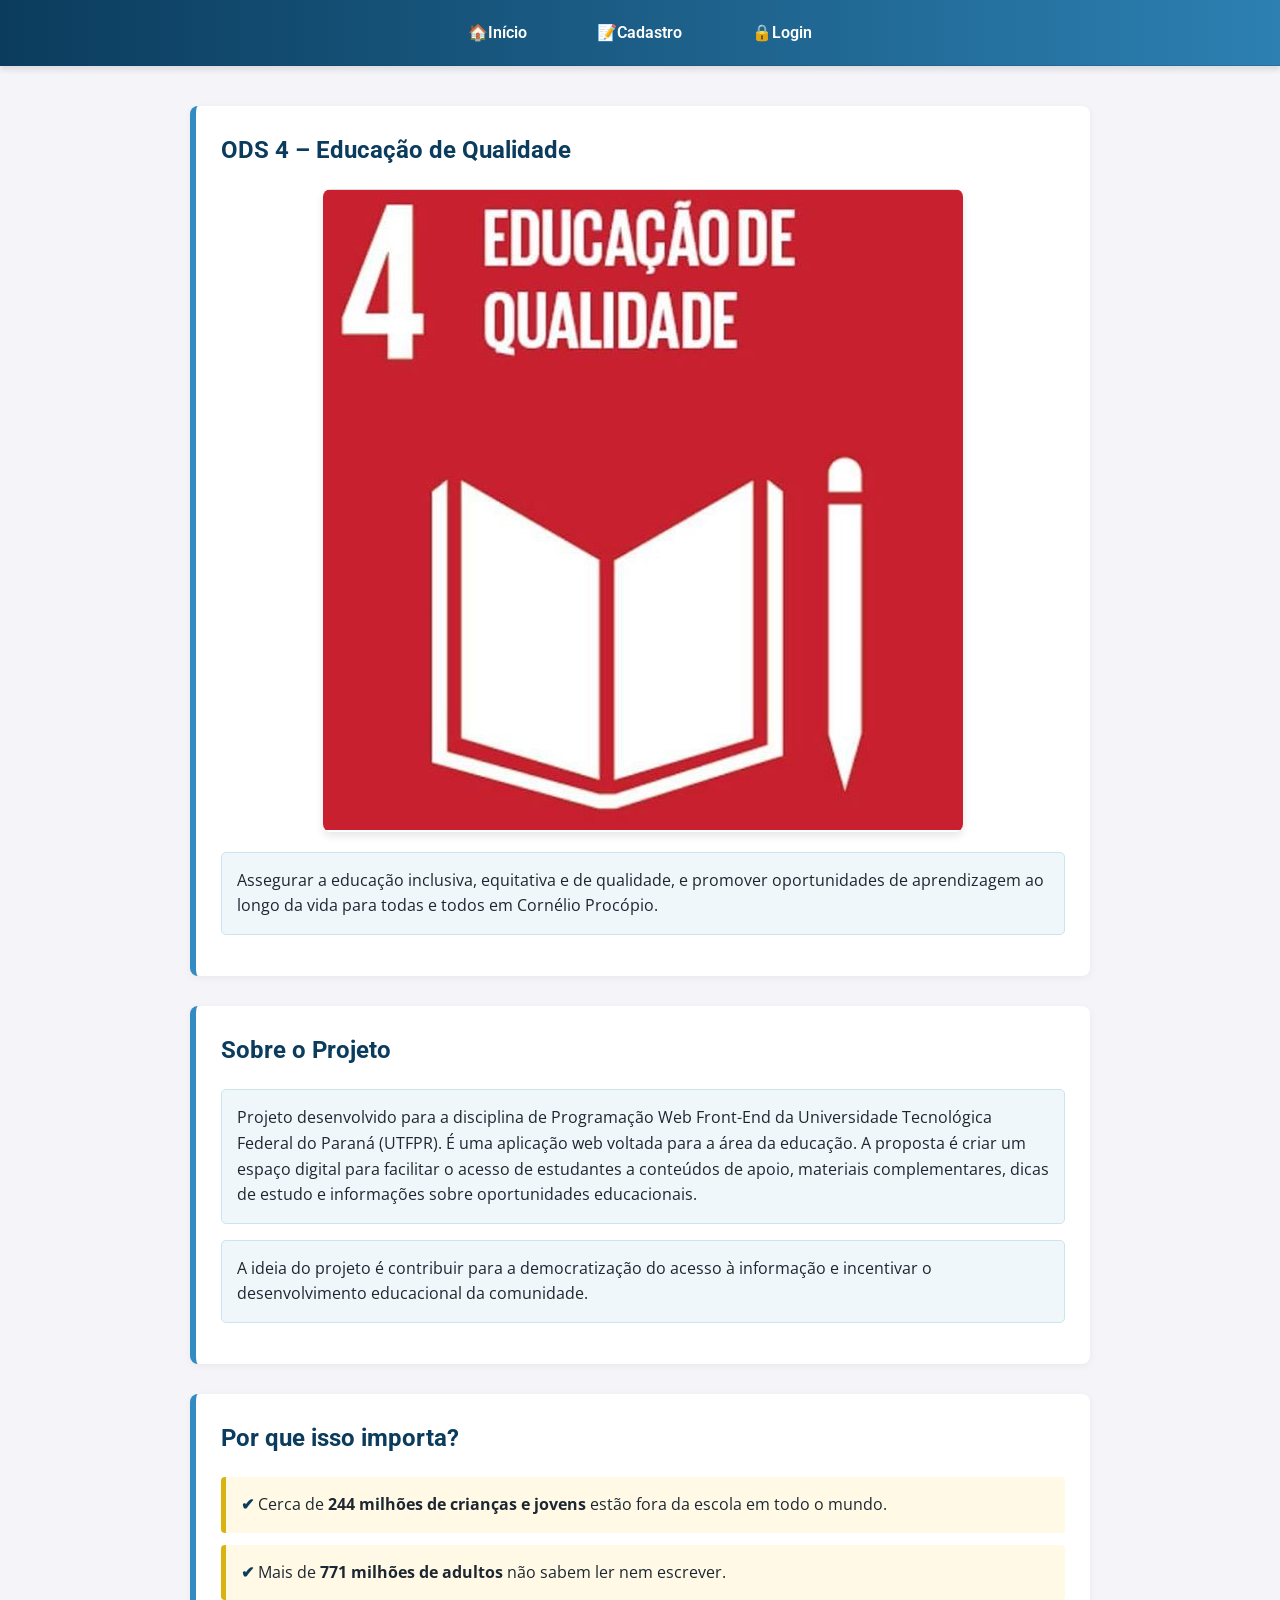
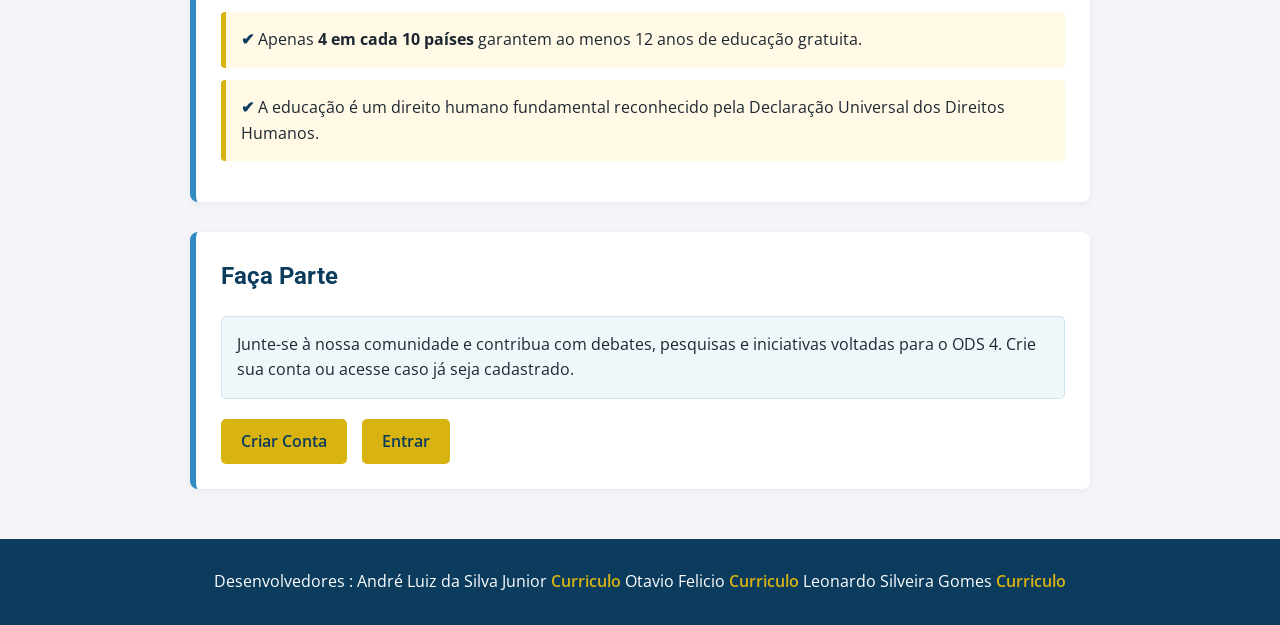
<file: index.html>
<!DOCTYPE html>
<html lang="pt-BR">
  <head>
    <meta charset="UTF-8" />
    <meta name="viewport" content="width=device-width, initial-scale=1.0" />
    <title>ODS 4 – Educação de Qualidade</title>
    <link rel="stylesheet" href="css/style.css" />
  </head>
  <body>

    <header>
      <nav>
        <ul>
          <li><a href="index.html">Início</a></li>
          <li><a href="pages/cadastro.html">Cadastro</a></li>
          <li><a href="pages/login.html">Login</a></li>
        </ul>
      </nav>
    </header>

    <main>

      <section>
        <h1>ODS 4 – Educação de Qualidade</h1>
        <img src="imagens/ods4.jpg" >
        <p>
          Assegurar a educação inclusiva, equitativa e de qualidade, e promover
          oportunidades de aprendizagem ao longo da vida para todas e todos em Cornélio Procópio.
        </p>
      </section>

      <section>
        <h2>Sobre o Projeto</h2>
        <p>
            Projeto desenvolvido para a disciplina de Programação Web Front-End da Universidade Tecnológica Federal do Paraná (UTFPR).
            É uma aplicação web voltada para a área da educação. A proposta é criar um espaço digital para facilitar o acesso de estudantes a conteúdos de apoio,
            materiais complementares, dicas de estudo e informações sobre oportunidades educacionais.
        </p>
        <p>
            A ideia do projeto é contribuir para a democratização do acesso à informação e incentivar o desenvolvimento educacional da comunidade.
        </p>
      </section>

      

      <section>
        <h2>Por que isso importa?</h2>
        <ul>
          <li>
            Cerca de <strong>244 milhões de crianças e jovens</strong> estão
            fora da escola em todo o mundo.
          </li>
          <li>
            Mais de <strong>771 milhões de adultos</strong> não sabem ler nem
            escrever.
          </li>
          <li>
            Apenas <strong>4 em cada 10 países</strong> garantem ao menos 12
            anos de educação gratuita.
          </li>
          <li>
            A educação é um direito humano fundamental reconhecido pela
            Declaração Universal dos Direitos Humanos.
          </li>
        </ul>
      </section>

      <section>
        <h2>Faça Parte</h2>
        <p>
          Junte-se à nossa comunidade e contribua com debates, pesquisas e
          iniciativas voltadas para o ODS 4. Crie sua conta ou acesse caso já
          seja cadastrado.
        </p>
        <nav aria-label="Ações principais">
          <a href="pages/cadastro.html">Criar Conta</a>
          <a href="pages/login.html">Entrar</a>
        </nav>
      </section>

    </main>

    <footer>
      Desenvolvedores :
        André Luiz da Silva Junior <a href="pages/cv_andre.html">Curriculo</a>
        Otavio Felicio <a href="pages/cv_otavio.html">Curriculo</a>
        Leonardo Silveira Gomes <a href="pages/cv_leonardo.html">Curriculo</a>
    </footer>

  </body>
</html>
</file>
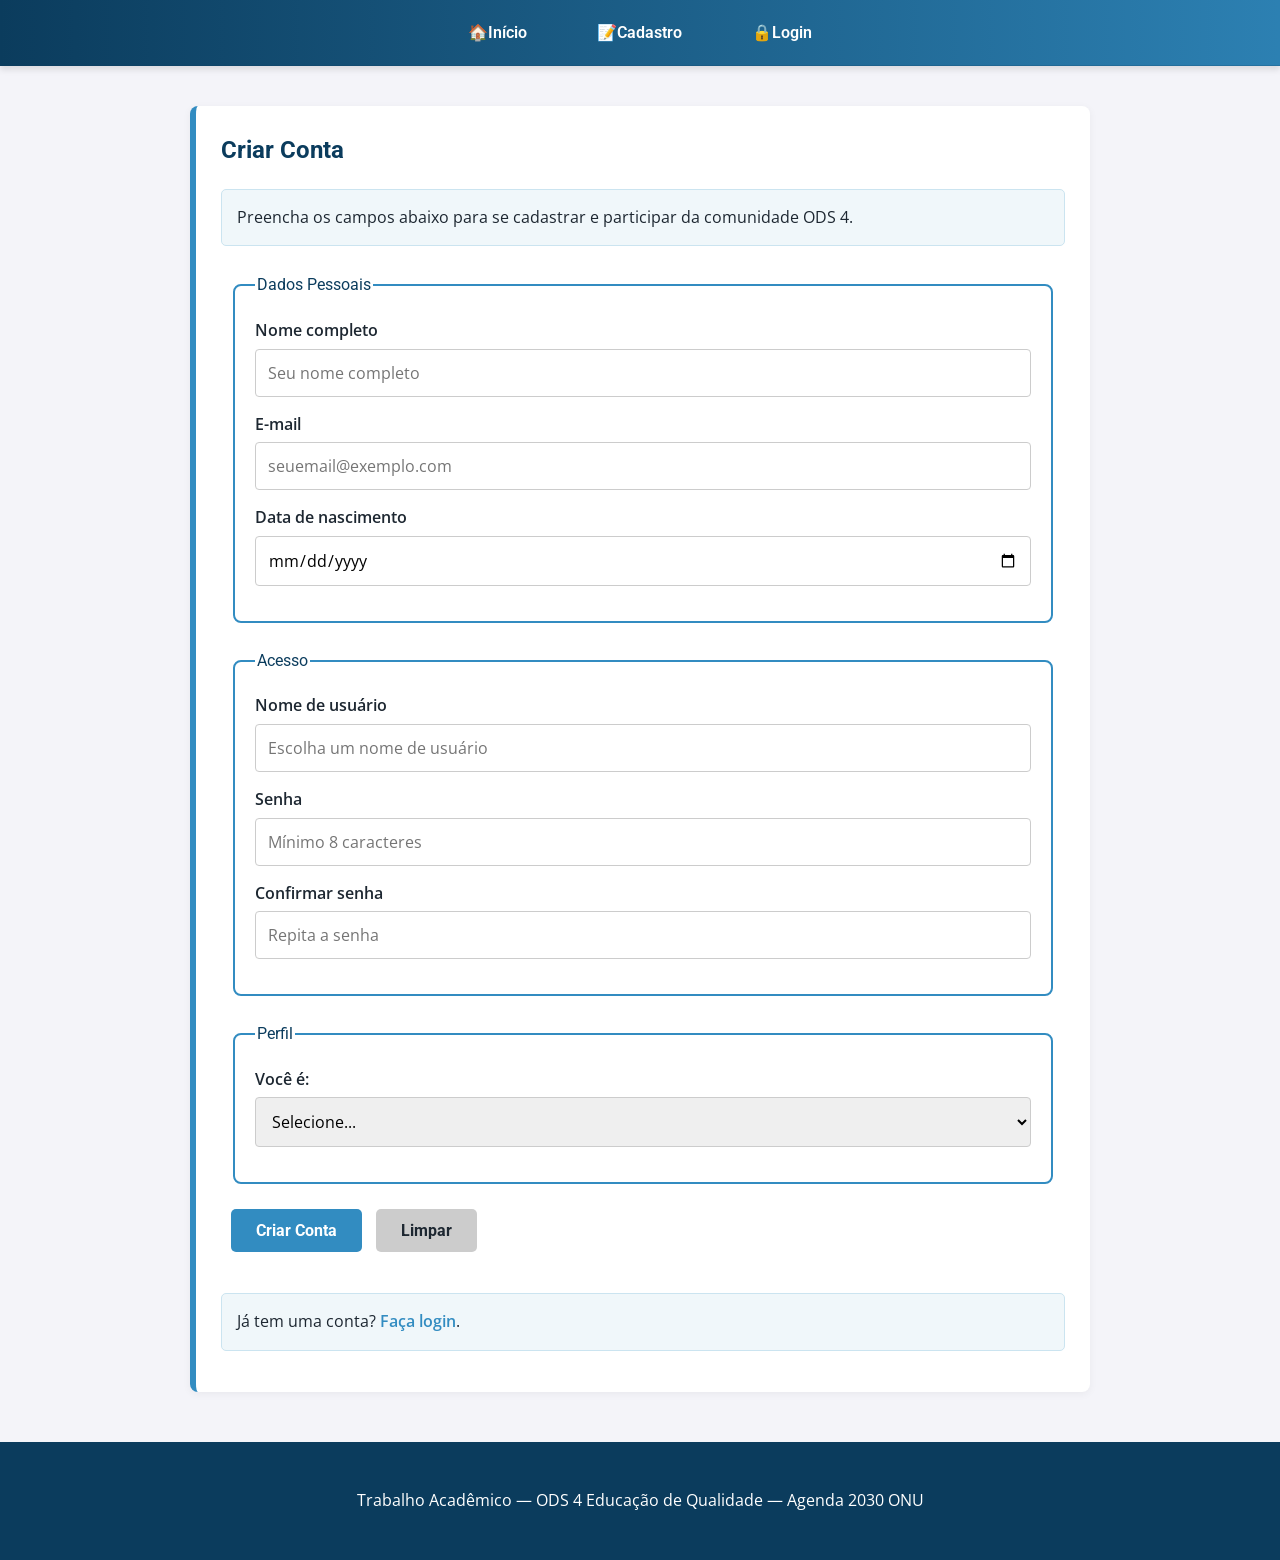
<file: pages/cadastro.html>
<!DOCTYPE html>
<html lang="pt-BR">
  <head>
    <meta charset="UTF-8" />
    <meta name="viewport" content="width=device-width, initial-scale=1.0" />
    <title>Cadastro – ODS 4</title>
    <link rel="stylesheet" href="../css/style.css" />
  </head>
  <body>

    <header>
      <nav>
        <ul>
          <li><a href="../index.html">Início</a></li>
          <li><a href="cadastro.html">Cadastro</a></li>
          <li><a href="login.html">Login</a></li>
        </ul>
      </nav>
    </header>

    <main>

      <section>
        <h1>Criar Conta</h1>
        <p>Preencha os campos abaixo para se cadastrar e participar da comunidade ODS 4.</p>

        <form action="#" method="post" novalidate>

          <fieldset>
            <legend>Dados Pessoais</legend>

            <div>
              <label for="nome">Nome completo</label>
              <input
                type="text"
                id="nome"
                name="nome"
                placeholder="Seu nome completo"
                required
                autocomplete="name"
              />
            </div>

            <div>
              <label for="email">E-mail</label>
              <input
                type="email"
                id="email"
                name="email"
                placeholder="seuemail@exemplo.com"
                required
                autocomplete="email"
              />
            </div>

            <div>
              <label for="data-nascimento">Data de nascimento</label>
              <input
                type="date"
                id="data-nascimento"
                name="data-nascimento"
                required
              />
            </div>

          </fieldset>

          <fieldset>
            <legend>Acesso</legend>

            <div>
              <label for="usuario">Nome de usuário</label>
              <input
                type="text"
                id="usuario"
                name="usuario"
                placeholder="Escolha um nome de usuário"
                required
                autocomplete="username"
              />
            </div>

            <div>
              <label for="senha">Senha</label>
              <input
                type="password"
                id="senha"
                name="senha"
                placeholder="Mínimo 8 caracteres"
                required
                minlength="8"
                autocomplete="new-password"
              />
            </div>

            <div>
              <label for="confirmar-senha">Confirmar senha</label>
              <input
                type="password"
                id="confirmar-senha"
                name="confirmar-senha"
                placeholder="Repita a senha"
                required
                minlength="8"
                autocomplete="new-password"
              />
            </div>

          </fieldset>

          <fieldset>
            <legend>Perfil</legend>

            <div>
              <label for="perfil">Você é:</label>
              <select id="perfil" name="perfil" required>
                <option value="" disabled selected>Selecione...</option>
                <option value="estudante">Estudante</option>
                <option value="professor">Professor(a)</option>
                <option value="outro">Outro</option>
              </select>
            </div>

          </fieldset>
          
          <div>
            <button type="submit">Criar Conta</button>
            <button type="reset">Limpar</button>
          </div>

        </form>

        <p>Já tem uma conta? <a href="login.html">Faça login</a>.</p>

      </section>

    </main>

    <footer>
      <p>Trabalho Acadêmico &mdash; ODS 4 Educação de Qualidade &mdash; Agenda 2030 ONU</p>
    </footer>

  </body>
</html>
</file>
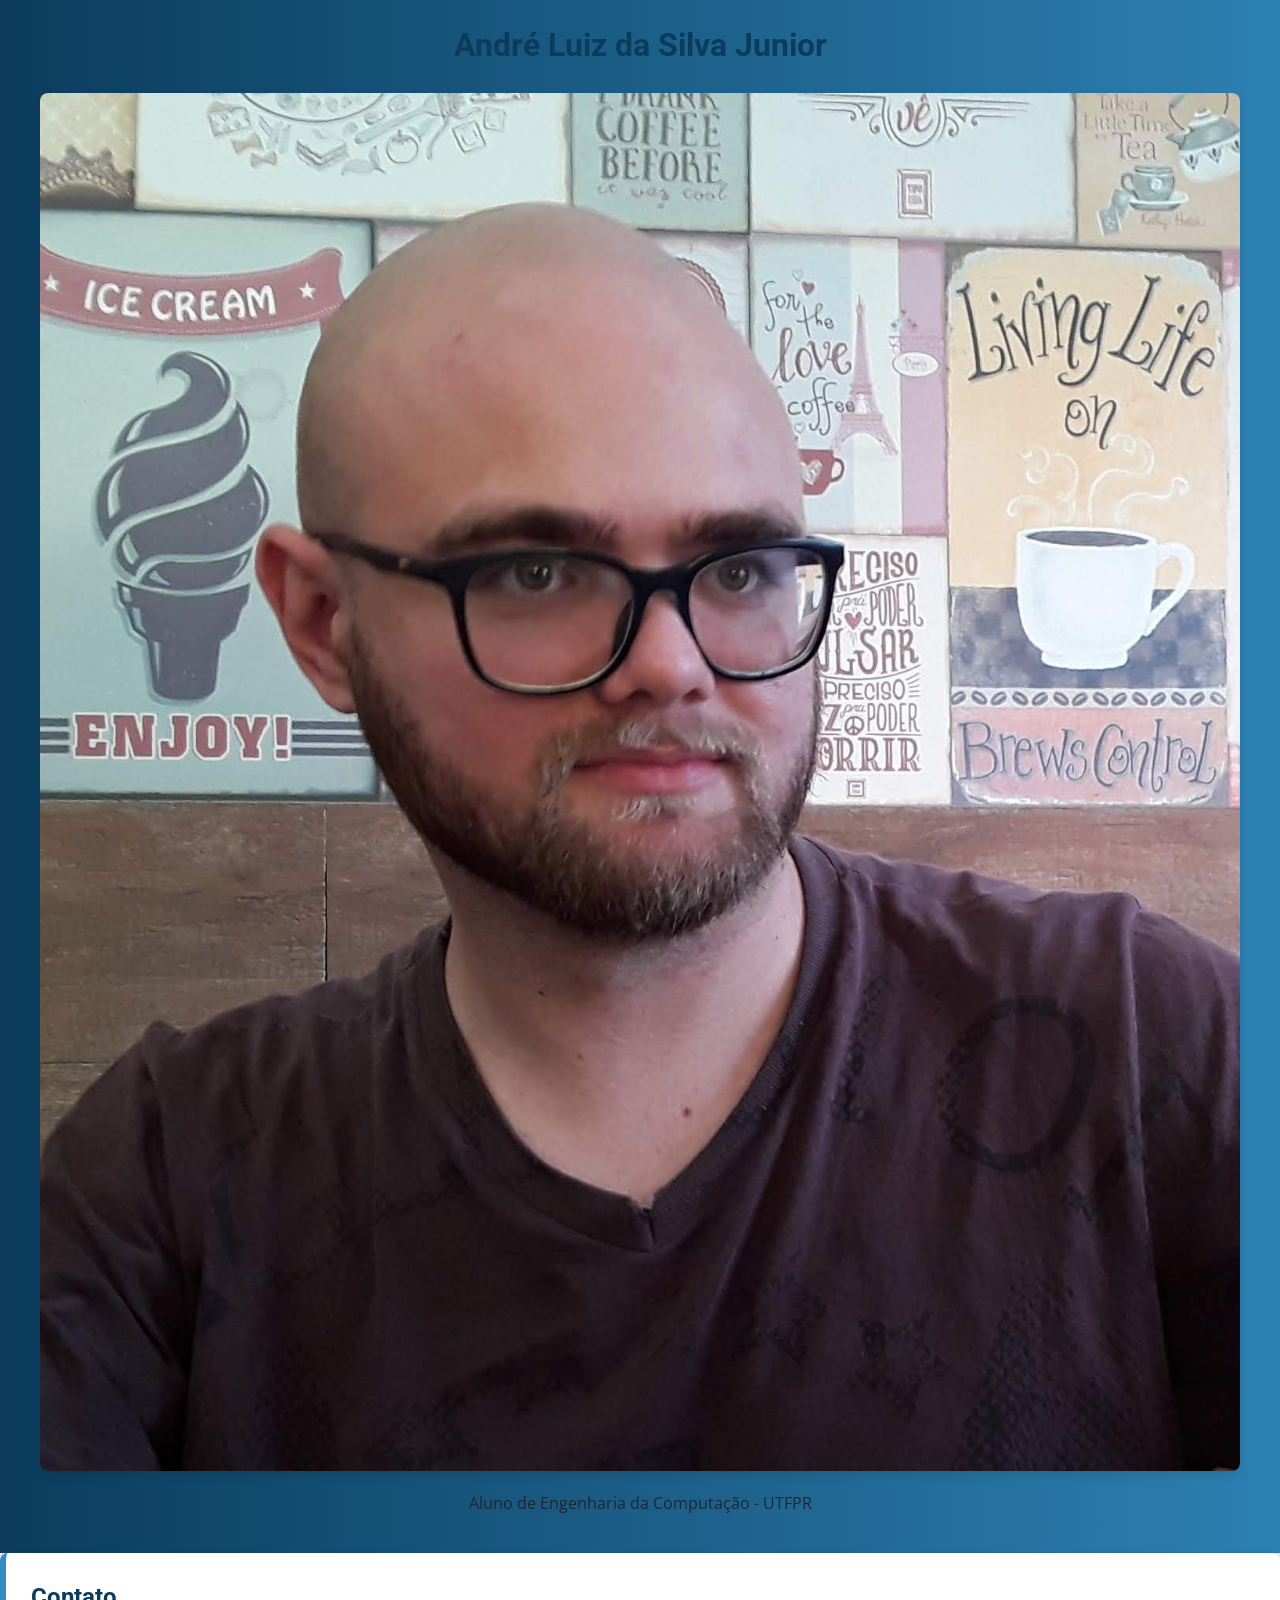
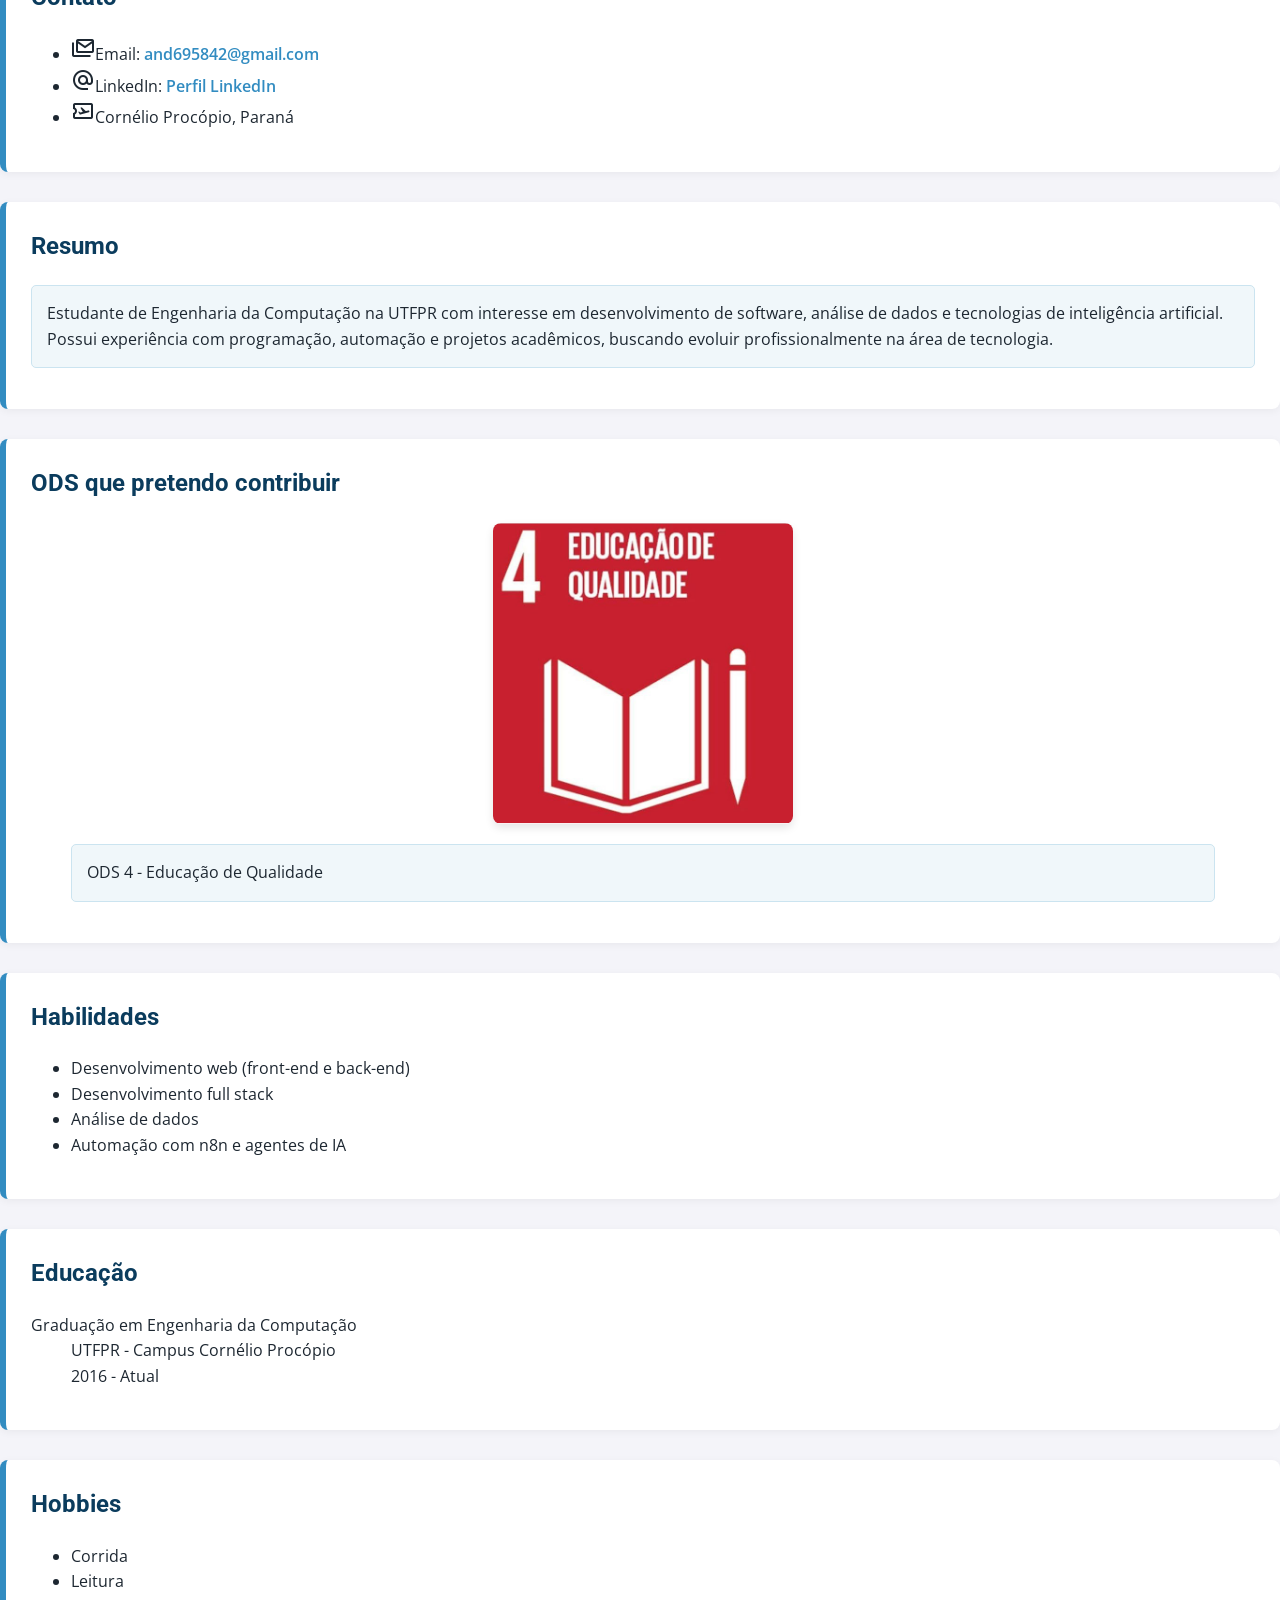
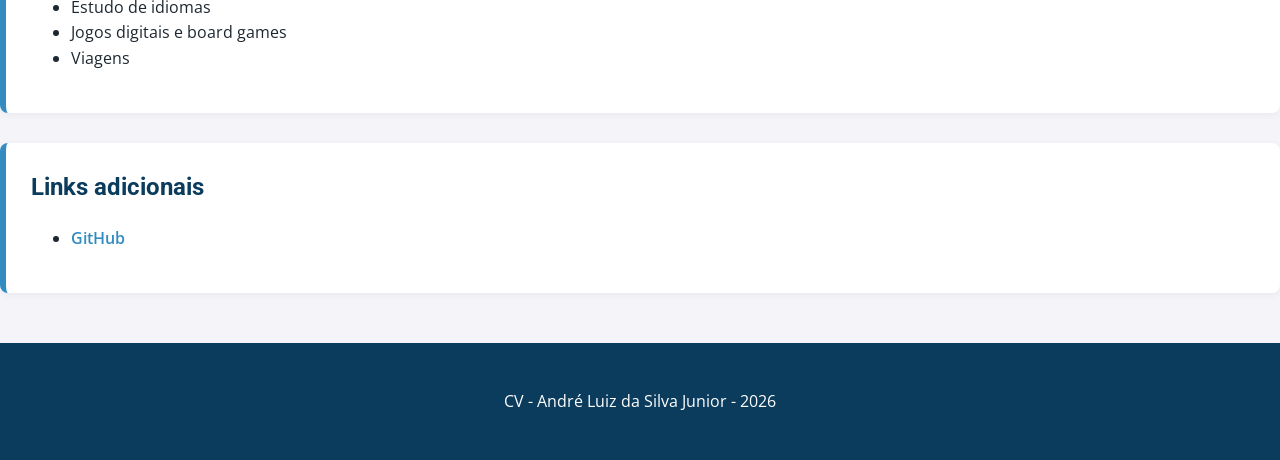
<file: pages/cv_andre.html>
<!DOCTYPE html>
<html lang="pt-br">

<head>
  <meta charset="UTF-8">
  <meta name="viewport" content="width=device-width, initial-scale=1.0">
  <link rel="stylesheet" href="../css/style.css" />
  <link rel="stylesheet" href="https://fonts.googleapis.com/icon?family=Material+Icons+Outlined">
  <link rel="stylesheet" href="https://fonts.googleapis.com/icon?family=Material+Symbols+Outlined">

  <title>André Luiz da Silva Junior - CV</title>
</head>

<body id="pagina">

  <header id="topo" >
    <h1>André Luiz da Silva Junior</h1>
    <figure>
      <img src="../imagens/Perfil_Andre.jpg" alt="Foto de perfil" data-tipo="perfil">
      <figcaption>
        <p>Aluno de Engenharia da Computação - UTFPR</p>
      </figcaption>
    </figure>


  </header>

  <section class="secao">
    <h2>Contato</h2>
    <ul>
      <li><i class="material-symbols-outlined">
          stacked_email
        </i>Email: <a href="mailto:and695842@gmail.com" class="link-contato">and695842@gmail.com</a></li>
      <li> <i class="material-symbols-outlined">
          alternate_email
        </i>LinkedIn:
        <a href="https://www.linkedin.com/in/andr%C3%A9-da-silva-64493935a/" target="_blank">
          Perfil LinkedIn
        </a>
      </li>
      <li><i class="material-symbols-outlined">
          airplane_ticket
        </i>Cornélio Procópio, Paraná</li>
    </ul>
  </section>

  <section>
    <h2>Resumo</h2>
    <p>
      Estudante de Engenharia da Computação na UTFPR com interesse em desenvolvimento de software,
      análise de dados e tecnologias de inteligência artificial. Possui experiência com programação,
      automação e projetos acadêmicos, buscando evoluir profissionalmente na área de tecnologia.
    </p>

  </section>
  <section>
    <h2>ODS que pretendo contribuir</h2>

    <figure>
      <img src="../imagens/ods4.jpg" alt="ODS 4 - Educação de Qualidade" width="300">
      <figcaption>
        <p>ODS 4 - Educação de Qualidade</p>
      </figcaption>
    </figure>

  </section>
  <section>
    <h2>Habilidades</h2>
    <ul>
      <li>Desenvolvimento web (front-end e back-end)</li>
      <li>Desenvolvimento full stack</li>
      <li>Análise de dados</li>
      <li>Automação com n8n e agentes de IA</li>
    </ul>
  </section>

  <section>
    <h2>Educação</h2>

    <dl>
      <dt>Graduação em Engenharia da Computação</dt>
      <dd>UTFPR - Campus Cornélio Procópio</dd>
      <dd>2016 - Atual</dd>
    </dl>

  </section>

  <section>
    <h2>Hobbies</h2>
    <ul>
      <li>Corrida</li>
      <li>Leitura</li>
      <li>Estudo de idiomas</li>
      <li>Jogos digitais e board games</li>
      <li>Viagens</li>
    </ul>
  </section>

  <section>
    <h2>Links adicionais</h2>
    <ul>
      <li>
        <a href="https://github.com/SwampingTheSwamp" target="_blank">
          GitHub
        </a>
      </li>
    </ul>
  </section>

  <footer>
    <p>CV - André Luiz da Silva Junior - 2026</p>
  </footer>

</body>

</html>
</file>
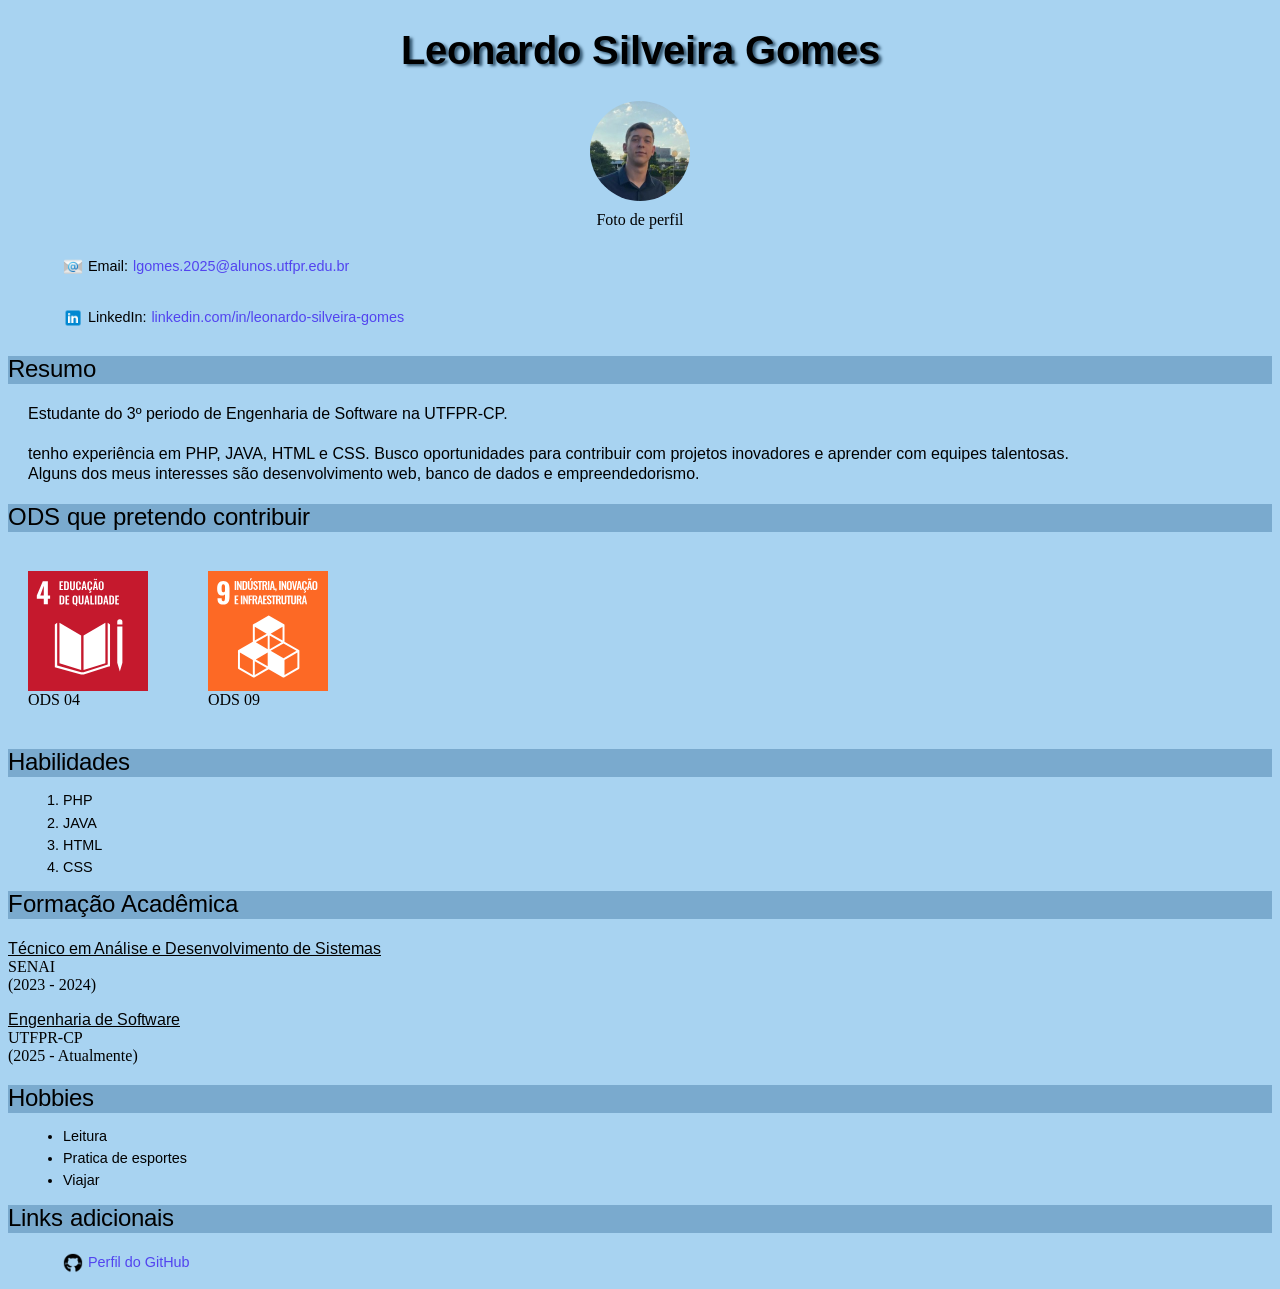
<file: pages/cv_leonardo.html>
<!DOCTYPE html>
<html lang="en">
<head>
    <meta charset="UTF-8">
    <meta name="viewport" content="width=device-width, initial-scale=1.0">
    <link rel="stylesheet" href="/css/styleCvLeonardo.css">
    <style>
@import url('https://fonts.googleapis.com/css2?family=Arimo:ital,wght@0,400..700;1,400..700&family=EB+Garamond:ital,wght@0,400..800;1,400..800&display=swap');
</style>
    <title>Leonardo S. Gomes</title>
</head>

<body>
    <h1 class="nome_completo">Leonardo Silveira Gomes</h1>
    <figure class="figure_center">
        <img class="foto_perfil" src="/imagens/foto_perfil.jfif" alt="Foto de perfil">
        <figcaption>Foto de perfil</figcaption>
    </figure>

<nav>
   <ul>
    <li class="inline"><img src="/imagens/icons8-e-mail-48.png" alt="email icon" width="20" height="20"><p>Email:</p><a href="mailto:lgomes.2025@alunos.utfpr.edu.br">lgomes.2025@alunos.utfpr.edu.br</a></li>
    <li class="inline"><img src="/imagens/icons8-linkedin-48.png" alt="LinkedIn icon" width="20" height="20"><p>LinkedIn:</p><a href="https://www.linkedin.com/in/leonardo-sgomes-dev/" target="_blank">linkedin.com/in/leonardo-silveira-gomes</a></li>
    </ul>
</nav>

<section>
    <h2>Resumo</h2>
    <p class="texts">Estudante do 3º periodo de Engenharia de Software na UTFPR-CP.<br><br>
    tenho experiência em PHP, JAVA, HTML e CSS. Busco oportunidades para contribuir com projetos inovadores e aprender com equipes talentosas.<br>
    Alguns dos meus interesses são desenvolvimento web, banco de dados e empreendedorismo.</p>

    <h2>ODS que pretendo contribuir</h2>
    
    <div class="divods">
         <figure class="odsfigure">
            <img src="/imagens/ODS04.svg" alt="Educação de Qualidade" width="120" height="120">
            <figcaption>ODS 04</figcaption>
        </figure>
        <figure class="odsfigure">
            <img src="/imagens/ODS09.svg" alt="Indústria, Inovação e Infraestrutura" width="120" height="120">
            <figcaption>ODS 09</figcaption>
        </figure>
    </div>
       
    

    <h2>Habilidades</h2>
    <ol>
        <li>PHP</li>
        <li>JAVA</li>
        <li>HTML</li>
        <li>CSS</li>
    </ol>

    <h2>Formação Acadêmica</h2>
    <p><strong class="formacao">Técnico em Análise e Desenvolvimento de Sistemas</strong><br> SENAI <br>(2023 - 2024)</p>
    <p><strong class="formacao">Engenharia de Software</strong><br>  UTFPR-CP <br> (2025 - Atualmente)</p>


    <h2>Hobbies</h2>
    <ul>
        <li>Leitura</li>
        <li>Pratica de esportes</li>
        <li>Viajar</li>
    </ul>

    <h2>Links adicionais</h2>
    <ul>
        <li class="inline"><img src="/imagens/icons8-github-50.png" alt="GitHub icon" width="20" height="20"><a href="https://github.com/LeonardoSGomes14" target="_blank">Perfil do GitHub</a></li>
    </ul>


</section>


</body>
</html>
</file>
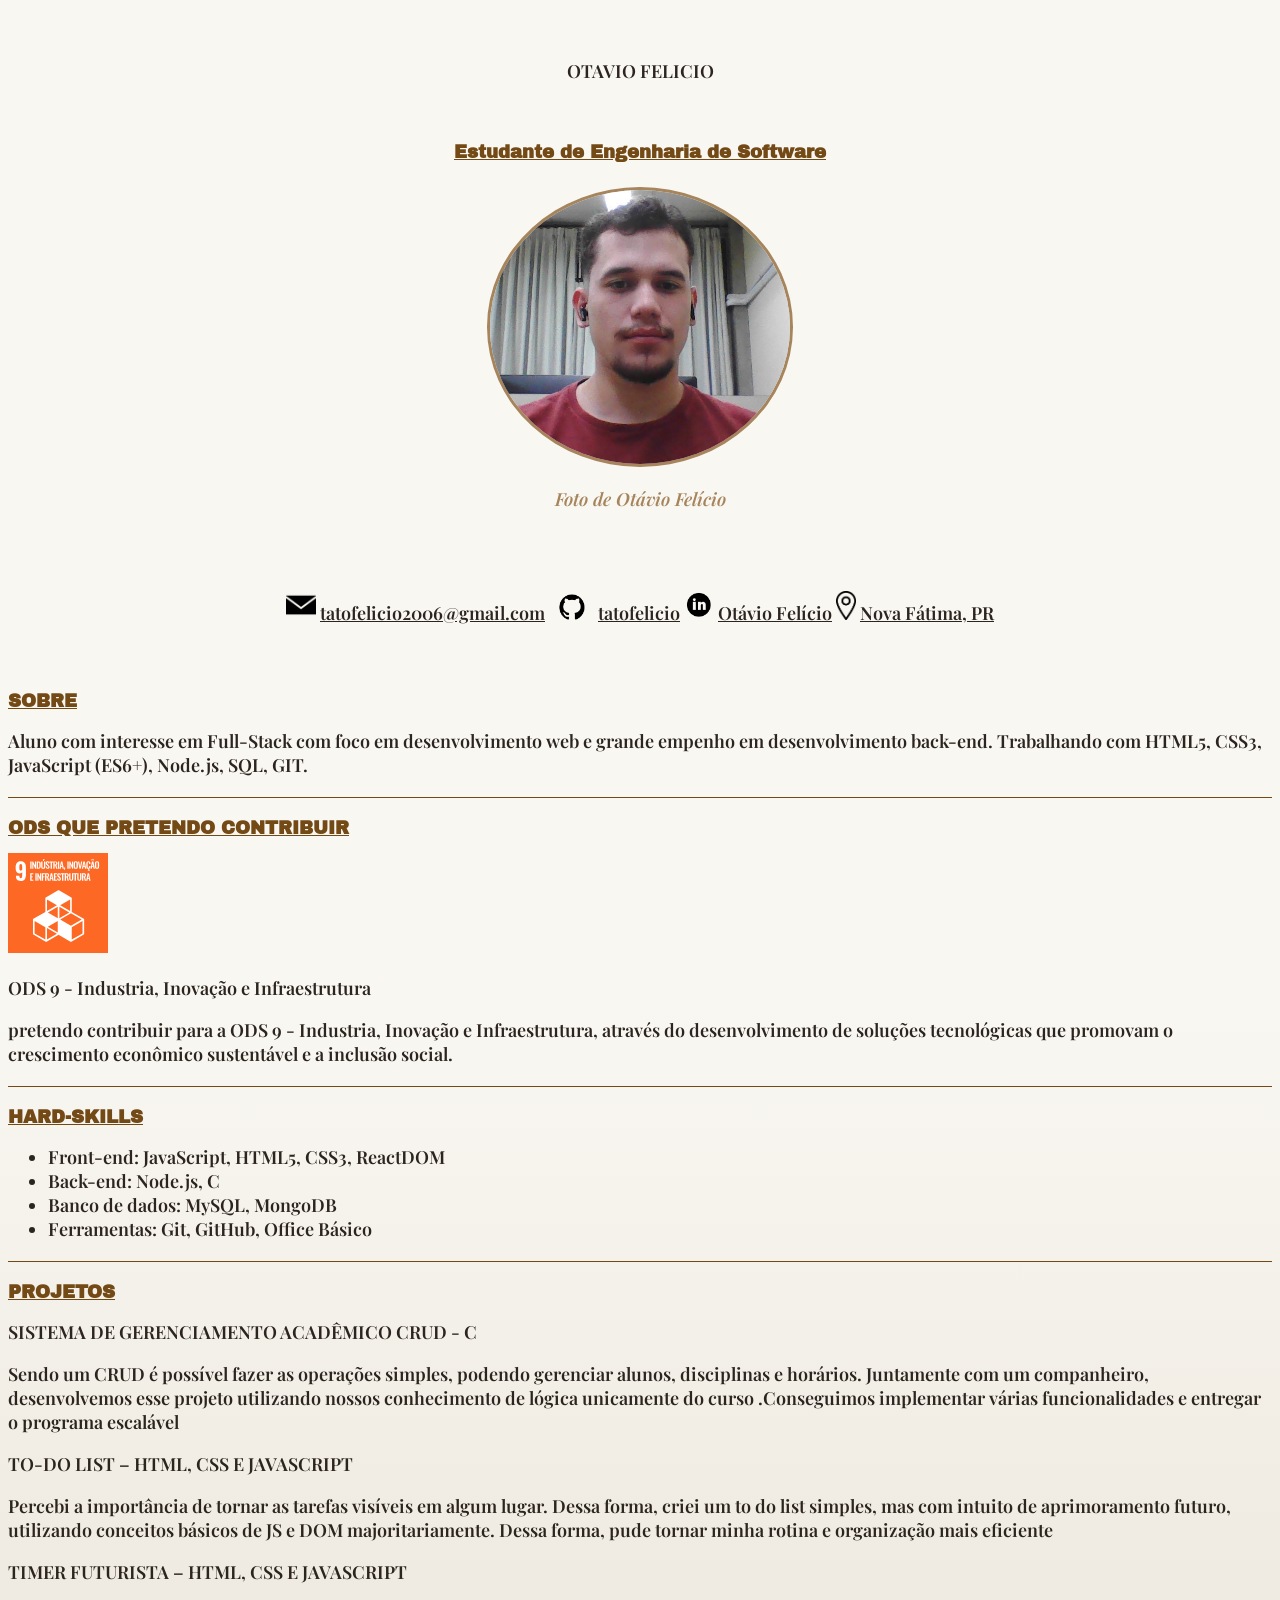
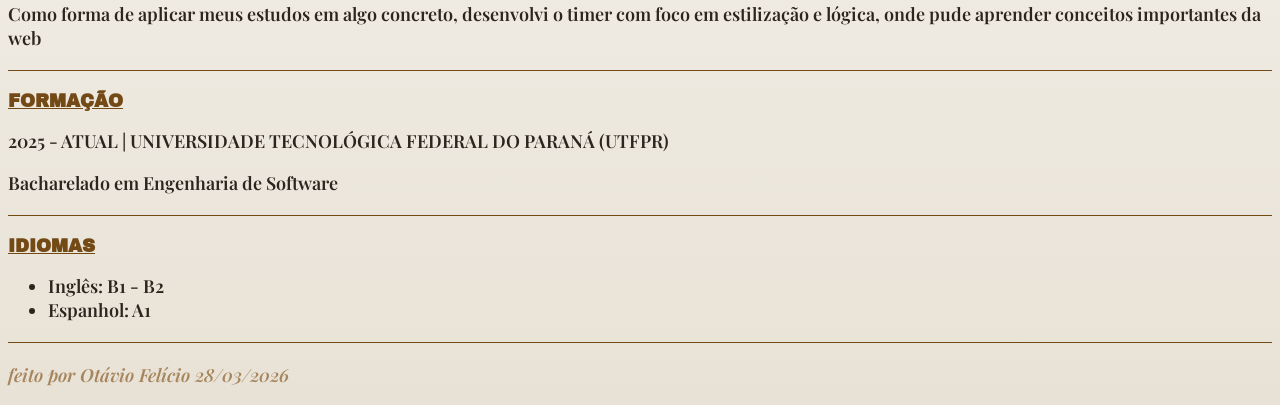
<file: pages/cv_otavio.html>
<!DOCTYPE html>
<html lang="pt-br">
<head>
    <meta charset="UTF-8">
    <meta name="viewport" content="width=device-width, initial-scale=1.0">
    <link rel="stylesheet" href="../css/styleCvOtavio.css">
    <link rel="preconnect" href="https://fonts.googleapis.com">
    <link rel="preconnect" href="https://fonts.gstatic.com" crossorigin>
    <link href="https://fonts.googleapis.com/css2?family=Archivo+Black&family=Playfair+Display:ital,wght@0,400..900;1,400..900&display=swap" rel="stylesheet">
    <title>Curriculo Otávio Felício</title>
</head>
<body>
    <header>
        <h1 id="nome-titulo"><b>OTAVIO FELICIO</b></h1>
        <h2><b>Estudante de Engenharia de Software</b></h2>
        <picture>
            <img src="../imagens/minha_foto.jpg" alt="Foto de Otávio Felício" width="300">
        </picture>
            <p class="italico">Foto de Otávio Felício</p> <!-- o figcaption não é permitido como elemento filho de header, então usei <p> -->
        <hr>
        <nav>
            <picture> <!-- aqui não tinha certeza se era necessário colocar toda imagem dentro de picture, mas optei por fazer-->
                <img src="../imagens/Email-Icon-Free-PNG-Image.png" alt="email otavio" width="30"> 
            </picture>
            <a href="mailto:tatofelicio2006@gmail.com">tatofelicio2006@gmail.com</a>
            <picture>
                <img src="../imagens/Github-Logo-Transparent-Background-PNG.png" alt="github otavio" width="45">
            </picture>
                <a href="https://github.com/tatofelicio" target="_blank">tatofelicio</a>
            <picture>
                <img src="../imagens/Linkedin-Logo-Free-PNG-Image.png" alt="linkedin otavio" width="30">
            </picture>
                <a href="https://www.linkedin.com/in/otávio-felício-76b35b310/" target="_blank">Otávio Felício</a>
            <picture>
                <img src="../imagens/localizacao.png" alt="localização otavio" width="20">
            </picture>
                <a href="https://www.google.com/maps/place/Nova+Fatima,+PR/">Nova Fátima, PR</a>
        </nav>
        <hr>
    </header>
    <main>
        <h2 class="topico"><b>SOBRE</b></h2>
        <p>Aluno com interesse em Full-Stack com foco em desenvolvimento web e grande empenho em desenvolvimento back-end. Trabalhando com HTML5, CSS3, JavaScript (ES6+), Node.js, SQL, GIT.</p>
        <hr>
        <h2 class="topico">ODS QUE PRETENDO CONTRIBUIR</h2>
        <picture>
            <img src="../imagens/ODS-9.svg" alt="ODS" width="100">
        </picture>
            <p>ODS 9 - Industria, Inovação e Infraestrutura</p> <!-- o figcaption não é permitido como elemento filho de header, então usei <p> --> 
        <p>pretendo contribuir para a ODS 9 - Industria, Inovação e Infraestrutura, através do desenvolvimento de soluções tecnológicas que promovam o crescimento econômico sustentável e a inclusão social.</p>
        <hr>
        <h2><b>HARD-SKILLS</b></h2>
        <ul>
            <li><b>Front-end:</b> JavaScript, HTML5, CSS3, ReactDOM</li>
            <li><b>Back-end:</b> Node.js, C</li>
            <li><b>Banco de dados:</b>  MySQL, MongoDB</li>
            <li><b>Ferramentas:</b> Git, GitHub, Office Básico</li>
        </ul>
        <hr>
        <h2 class="topico"><b>PROJETOS</b></h2>
        <h3><b>SISTEMA DE GERENCIAMENTO ACADÊMICO CRUD - C</b></h3>
        <p>Sendo um CRUD é possível fazer as operações simples, podendo gerenciar alunos, disciplinas e horários. Juntamente com um companheiro, desenvolvemos esse projeto utilizando nossos conhecimento de lógica unicamente do curso .Conseguimos implementar várias funcionalidades e entregar o programa escalável</p>
        <h3>TO-DO LIST – HTML, CSS E JAVASCRIPT</h3>
        <p>Percebi a importância de tornar as tarefas visíveis em algum lugar. Dessa forma, criei um to do list simples, mas com intuito de aprimoramento futuro, utilizando conceitos básicos de JS e DOM majoritariamente. Dessa forma, pude tornar minha rotina e organização mais eficiente</p>
        <h3>TIMER FUTURISTA – HTML, CSS E JAVASCRIPT</h3>
        <p>Como forma de aplicar meus estudos em algo concreto, desenvolvi o timer com foco em estilização e lógica, onde pude aprender conceitos importantes da web</p>
        <hr>
        <h2 class="topico"><b>FORMAÇÃO</b></h2>
        <h3>2025 - ATUAL | UNIVERSIDADE TECNOLÓGICA FEDERAL DO PARANÁ (UTFPR)</h3>
        <p>Bacharelado em Engenharia de Software</p>
        <hr>
        <h2 class="topico"><b>IDIOMAS</b></h2>
        <ul>
            <li><b>Inglês:</b> B1 - B2</li>
            <li><b>Espanhol:</b> A1</li>
        </ul>
    </main>
    <hr>
    <footer>
        <p class="italico">feito por Otávio Felício 28/03/2026</p>
    </footer>
</body>
</html>
</file>
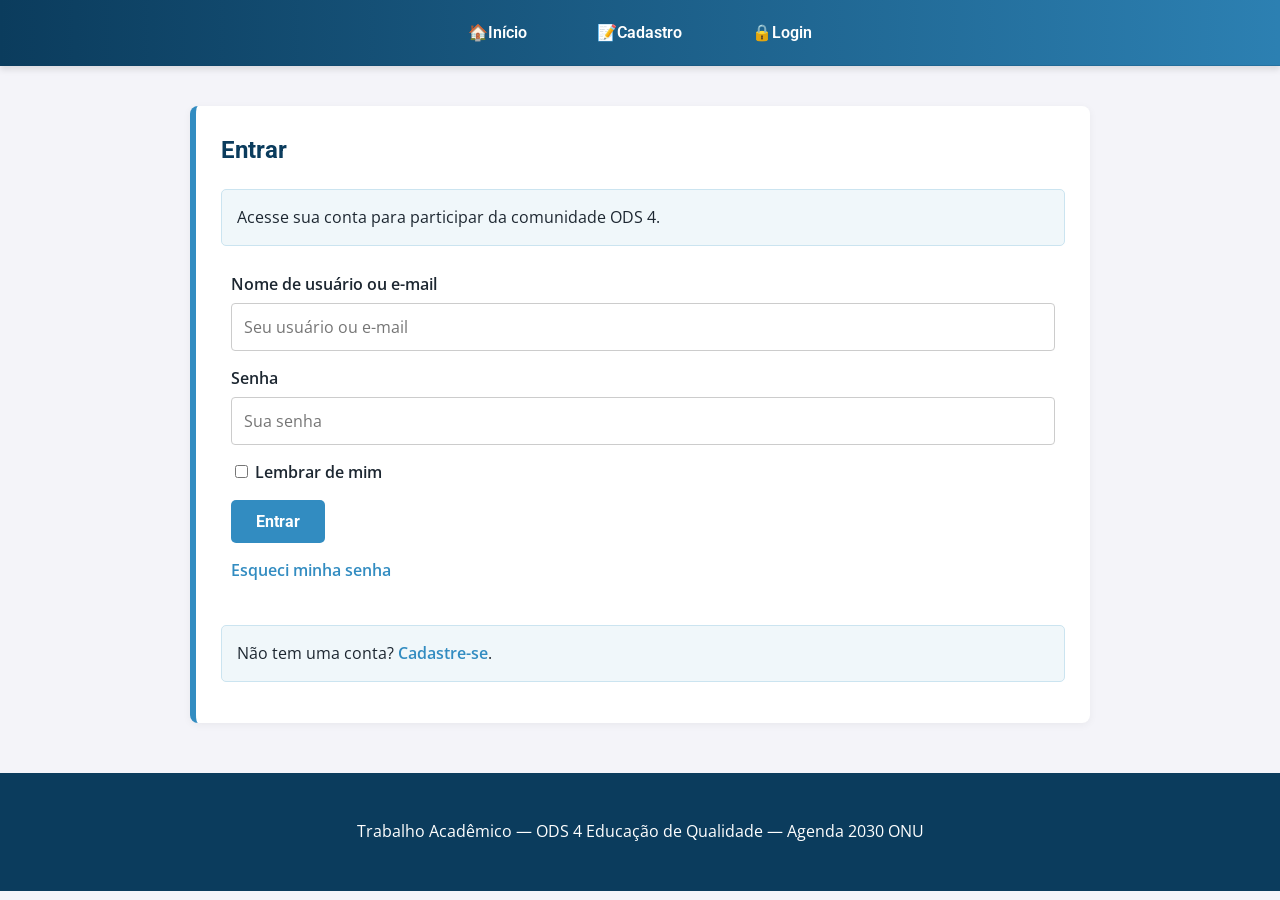
<file: pages/login.html>
<!DOCTYPE html>
<html lang="pt-BR">
  <head>
    <meta charset="UTF-8" />
    <meta name="viewport" content="width=device-width, initial-scale=1.0" />
    <title>Login – ODS 4</title>
    <link rel="stylesheet" href="../css/style.css" />
  </head>
  <body>

    <header>
      <nav>
        <ul>
          <li><a href="../index.html">Início</a></li>
          <li><a href="cadastro.html">Cadastro</a></li>
          <li><a href="login.html">Login</a></li>
        </ul>
      </nav>
    </header>

    <main>

      <section>
        <h1>Entrar</h1>
        <p>Acesse sua conta para participar da comunidade ODS 4.</p>

        <form action="#" method="post" novalidate>

          <div>
            <label for="usuario">Nome de usuário ou e-mail</label>
            <input
              type="text"
              id="usuario"
              name="usuario"
              placeholder="Seu usuário ou e-mail"
              required
              autocomplete="username"
            />
          </div>

          <div>
            <label for="senha">Senha</label>
            <input
              type="password"
              id="senha"
              name="senha"
              placeholder="Sua senha"
              required
              autocomplete="current-password"
            />
          </div>

          <div>
            <label>
              <input type="checkbox" name="lembrar" />
              Lembrar de mim
            </label>
          </div>

          <div>
            <button type="submit">Entrar</button>
          </div>

          <div>
            <a href="#">Esqueci minha senha</a>
          </div>

        </form>

        <p>Não tem uma conta? <a href="cadastro.html">Cadastre-se</a>.</p>

      </section>

    </main>

    <footer>
      <p>Trabalho Acadêmico &mdash; ODS 4 Educação de Qualidade &mdash; Agenda 2030 ONU</p>
    </footer>

  </body>
</html>
</file>
<file: css/style.css>
@charset "UTF-8";

@import url('https://fonts.googleapis.com/css2?family=Open+Sans:wght@400;600&family=Roboto:wght@500;700&display=swap');

:root {
  --primary-color: #0b3c5d;    /* Dark Blue */
  --secondary-color: #328cc1;  /* Light Blue */
  --accent-color: #d9b310;     /* Yellow */
  --text-color: #1d2731;       /* Dark Grey */
  --bg-color: #f4f4f9;         /* Light Grey Background */
  --box-bg: #ffffff;           /* White */
}

body {
  font-family: 'Open Sans', sans-serif;
  color: var(--text-color);
  background-color: var(--bg-color);
  /* Image 1: Subtle background pattern */
  background-image: url('https://www.transparenttextures.com/patterns/always-grey.png');
  margin: 0;
  padding: 0;
  line-height: 1.6;
}

h1, h2, h3, legend {
  font-family: 'Roboto', sans-serif;
  color: var(--primary-color);
  margin-top: 0;
}


header {
  background-color: var(--primary-color);
  /* Image 2: Header background */
  background-image: linear-gradient(to right, rgba(11, 60, 93, 0.85), rgba(50, 140, 193, 0.85)), url('https://images.unsplash.com/photo-1503676260728-1c00da094a0b?auto=format&fit=crop&w=1200&q=80');
  background-size: cover;
  background-position: center;
  padding: 20px 0;
  text-align: center;
  box-shadow: 0 4px 6px rgba(0,0,0,0.1);
}

nav ul {
  list-style: none;
  padding: 0;
  margin: 0;
  display: flex;
  justify-content: center;
  gap: 30px;
  flex-wrap: wrap;
}

nav ul li a {
  color: var(--box-bg);
  text-decoration: none;
  font-weight: 600;
  font-family: 'Roboto', sans-serif;
  padding: 10px 20px;
  border-radius: 5px;
  transition: all 0.3s ease;
}

nav ul li a:hover {
  background-color: var(--accent-color);
  color: var(--primary-color);
}


nav ul li:nth-child(1) a::before {
  content: "\1F3E0 "; /* House Icon */
}
nav ul li:nth-child(2) a::before {
  content: "\1F4DD "; /* Memo Icon */
}
nav ul li:nth-child(3) a::before {
  content: "\1F512 "; /* Lock Icon */
}


main {
  max-width: 900px;
  margin: 40px auto;
  padding: 0 20px;
}


section {
  background-color: var(--box-bg);
  border-left: 6px solid var(--secondary-color);
  padding: 25px;
  margin-bottom: 30px;
  border-radius: 8px;
  box-shadow: 0 2px 8px rgba(0,0,0,0.05);
}


section p {
  background-color: #f0f7fa;
  padding: 15px;
  border-radius: 5px;
  border: 1px solid #cbe4f0;
}


fieldset {
  background-color: var(--box-bg);
  border: 2px solid var(--secondary-color);
  border-radius: 8px;
  padding: 20px;
  margin-bottom: 25px;
}


form {
  background-image: url('https://www.transparenttextures.com/patterns/cubes.png');
  padding: 10px;
}


main ul {
  list-style: none;
  padding: 0;
}

main ul li {
  background-color: #fff9e6;
  margin-bottom: 12px;
  padding: 15px;
  border-left: 5px solid var(--accent-color);
  border-radius: 4px;
}

main ul li::before {
  content: "\2714 \0020"; /* Checkmark Icon */
  color: var(--primary-color);
  font-weight: bold;
}

div {
  margin-bottom: 15px;
}

label {
  display: block;
  margin-bottom: 5px;
  font-weight: 600;
}

input[type="text"],
input[type="email"],
input[type="password"],
input[type="date"],
select {
  width: 100%;
  padding: 12px;
  border: 1px solid #ccc;
  border-radius: 4px;
  box-sizing: border-box;
  font-family: 'Open Sans', sans-serif;
  font-size: 16px;
}

input:focus, select:focus {
  outline: none;
  border-color: var(--secondary-color);
  box-shadow: 0 0 5px rgba(50, 140, 193, 0.5);
}

button {
  background-color: var(--secondary-color);
  color: var(--box-bg);
  border: none;
  padding: 12px 25px;
  font-size: 16px;
  border-radius: 5px;
  cursor: pointer;
  font-family: 'Roboto', sans-serif;
  font-weight: 700;
  transition: background-color 0.3s;
  margin-right: 10px;
}

button[type="reset"] {
  background-color: #cccccc;
  color: var(--text-color);
}

button:hover {
  background-color: var(--primary-color);
}

button[type="reset"]:hover {
  background-color: #999999;
}


img {
  max-width: 100%;
  height: auto;
  border-radius: 8px;
  display: block;
  margin: 0 auto 20px;
  box-shadow: 0 4px 8px rgba(0,0,0,0.1);
}

a {
  color: var(--secondary-color);
  font-weight: 600;
  text-decoration: none;
  transition: color 0.3s;
}

a:hover {
  color: var(--primary-color);
  text-decoration: underline;
}

nav[aria-label="Ações principais"] {
  display: flex;
  gap: 15px;
  margin-top: 20px;
}

nav[aria-label="Ações principais"] a {
  background-color: var(--accent-color);
  color: var(--primary-color);
  padding: 10px 20px;
  border-radius: 5px;
  text-decoration: none;
}

nav[aria-label="Ações principais"] a:hover {
  background-color: var(--primary-color);
  color: var(--box-bg);
}

footer {
  background-color: var(--primary-color);
  color: var(--box-bg);
  text-align: center;
  padding: 30px 20px;
  margin-top: 50px;
  /* Image 5: Footer background */
  background-image: linear-gradient(rgba(11, 60, 93, 0.9), rgba(11, 60, 93, 0.9)), url('https://images.unsplash.com/photo-1522202176988-66273c2fd55f?auto=format&fit=crop&w=1200&q=80');
  background-size: cover;
  background-position: center;
}

footer a {
  color: var(--accent-color);
}
</file>
<file: css/styleCvLeonardo.css>
body {
  background-color: #a8d3f1;
}


.arimo_titles {
  font-family: "Arimo", sans-serif;
  font-weight: 500;
  font-style: normal;
}

.eb_garamond_text {
  font-family: "EB Garamond", serif;
  font-weight: 400;
  font-style: normal;
}

a {
  color: #5244ef;
  text-decoration: none;
}

a:hover {
    color:#1e3683;
  text-decoration: underline;
}

.nome_completo {
  text-align: center;
  font-family: "Arimo", sans-serif;
  text-shadow: #355872 3px 2px 3px;
  font-weight: 700;
  font-size: 2.5em;
}

.foto_perfil {  
  align-items: center;
  width: 100px;
  height: 100px;
  border-radius: 50%;
  margin-bottom: 10px;
}

.texts {
  font-family: Arial, Helvetica, sans-serif;
  font-size: 1em;
  line-height: 1.25;
  margin: 20px;
}

.inline {
  display: flex;
  align-items: center;
  gap: 5px;
}

.figure_center {
  display: flex;
  flex-direction: column;
  align-items: center;
  margin: 20px 0;
}   


h2 {
  font-family: "Arimo", sans-serif;
  font-weight: 500;
  font-size: 1.5em;
  margin-top: 20px;
  background-color: #7AAACE;
}

.odsfigure {
  display: flex;
  flex-direction: column;
  margin: 20px;
}

.divods {
  display: flex;
  flex-direction: row;
  gap: 20px;
}

li {
   font-family: Arial, Helvetica, sans-serif;
  font-size: 0.9em;
  line-height: 0.5;
  margin: 15px;
}


.formacao {
  font-family: "Arimo", sans-serif;
  text-decoration: underline;
  font-weight: 400;
  font-size: 1em;
  margin: 0em 0.5em 0.5em 0em;
}
</file>
<file: css/styleCvOtavio.css>
:root {
    --cor-fundo: #F9F7F2;     
    --cor-texto: #2C241E;     
    --cor-titulo: #734916;    
    --cor-accent: #A6855D;    
    --cor-detalhe: #E8E2D6;   
    --visitado: #a7620e;
}

* {

    color: var(--cor-texto);
    font-family: "Playfair Display", serif;
    font-optical-sizing: auto;
    font-weight: 600;
    font-size: large;
    font-style: normal;
}

body {
    min-height: 100vh;
    background-image: linear-gradient(var(--cor-fundo) 50%, var(--cor-detalhe));
}

hr {
    border: 0;
    border-top: 1px solid var(--cor-titulo); 
    margin: 20px 0;
}

header {
    display: flex;
    flex-direction: column;
    align-items: center;
    gap: 10px;
}

h2 b, h2 {
    font-weight: bold;
    font-family: "archivo black", sans-serif;
    text-decoration: underline;
    color: var(--cor-titulo);
}

h1#nome-titulo {
    font-family: "Archivo Black", sans-serif;
    font-size: 2.5em;
    color: var(--cor-titulo);
}

img[alt="Foto de Otávio Felício"] {
    border-radius: 100%;
    border: 3px solid var(--cor-accent);
}

a:hover {
    transition: 0.3s;
    background-color: var(--cor-detalhe);
    padding: 5px;
    border-radius: 20px;
    color: var(--cor-titulo);
}

a:visited {
    color: var(--visitado);
}

.italico {
    font-size: 1em;
    font-style: italic;
    margin-top: 5px;
    color: var(--cor-accent);
}
</file>
